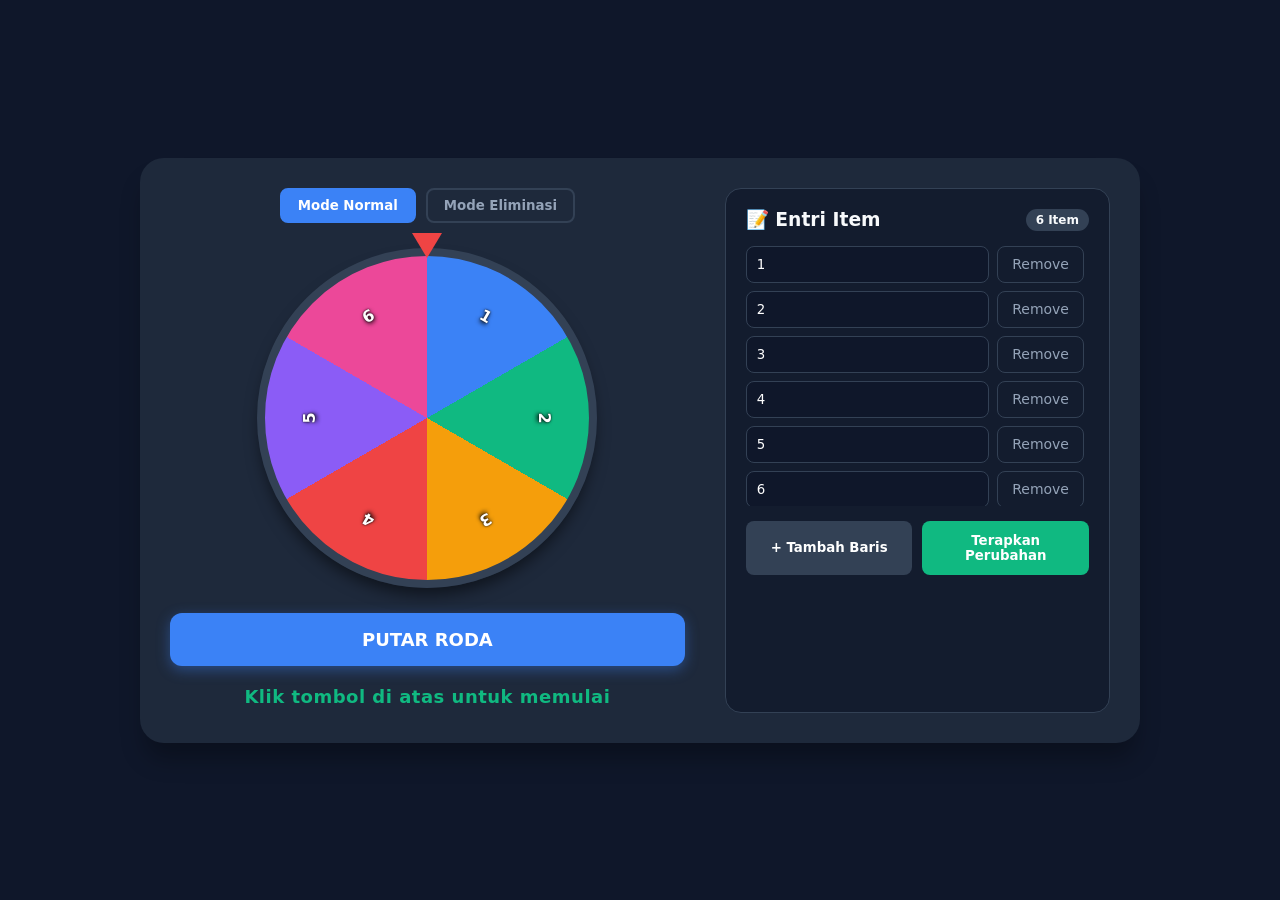
<file: index.html>
<!DOCTYPE html>
<html lang="id">
<head>
    <meta charset="UTF-8">
    <meta name="viewport" content="width=device-width, initial-scale=1.0">
    <title>Eds Fun Game</title>
    <link rel="stylesheet" href="style.css">
</head>
<body>

    <div class="app-container">
        <div class="wheel-section">
            <div class="mode-selector">
                <button id="modeNormal" class="active" onclick="changeMode('normal')">Mode Normal</button>
                <button id="modeEliminate" onclick="changeMode('elimination')">Mode Eliminasi</button>
            </div>

            <div class="wheel-box">
                <div class="pointer"></div>
                <div id="wheel" class="wheel"></div>
            </div>

            <button id="spinBtn" class="btn-spin" onclick="spinWheel()">PUTAR RODA</button>
            <div id="resultText" class="result-display">Klik tombol di atas untuk memulai</div>
        </div>

        <div class="input-section">
            <div class="input-header">
                <h3>📝 Entri Item</h3>
                <span id="itemCount" class="badge">0 Item</span>
            </div>
            
            <div id="item-inputs" class="inputs-container"></div>
            
            <div class="action-buttons">
                <button class="btn-secondary" onclick="addItemRow('')">+ Tambah Baris</button>
                <button class="btn-primary" onclick="saveItems()">Terapkan Perubahan</button>
            </div>
        </div>
    </div>

    <script src="script.js"></script>
</body>
</html>
</file>
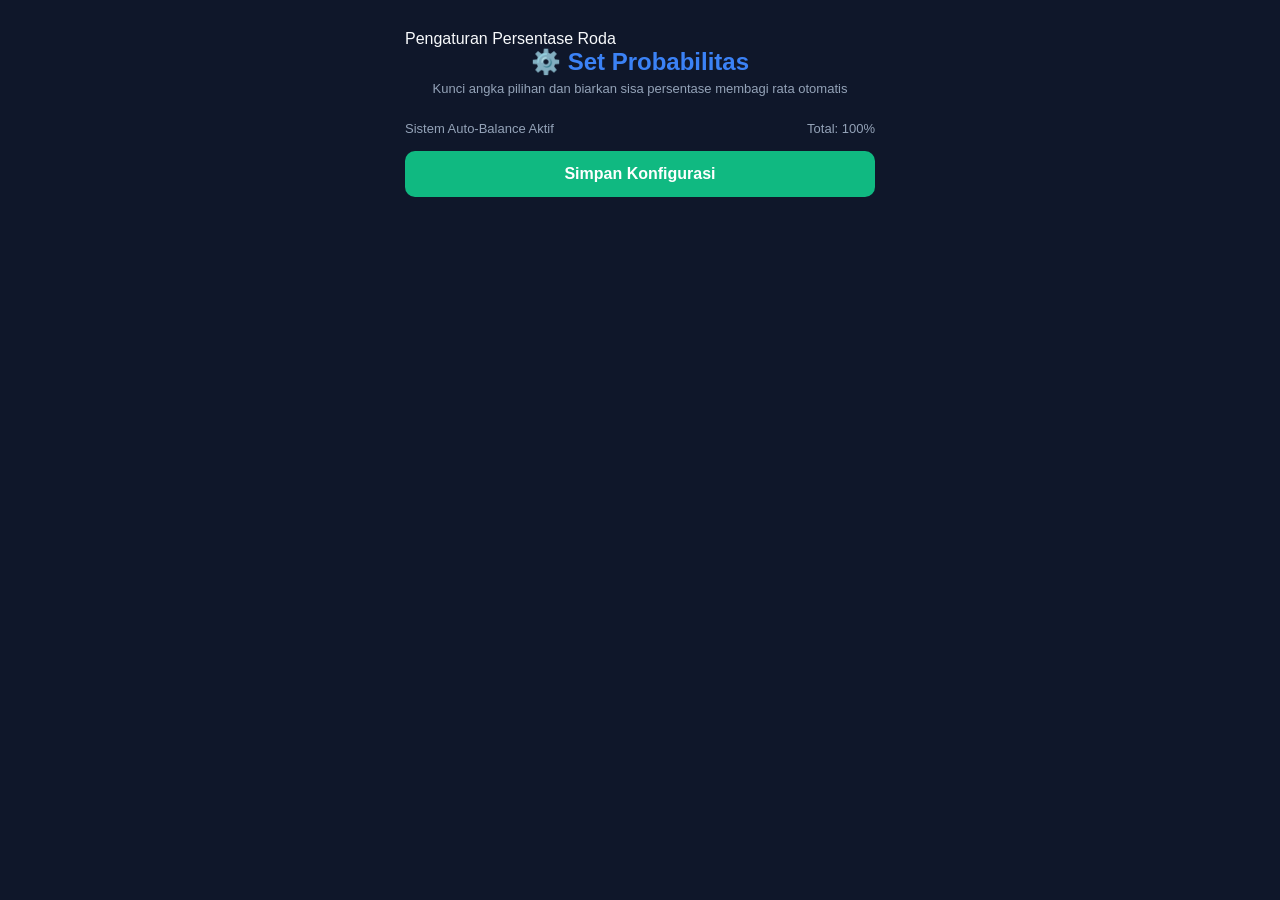
<file: setting.html>
<!DOCTYPE html>
<html lang="id">
<head>
    <meta charset="UTF-8">
    <meta name="viewport" content="width=device-width, initial-scale=1.0">
    <title></title>Pengaturan Persentase Roda</title>
    <style>
        :root {
            --bg-app: #0f172a; --bg-card: #1e293b; --primary: #3b82f6;
            --success: #10b981; --text-main: #f8fafc; --text-muted: #94a3b8; --border: #334155;
        }
        * { box-sizing: border-box; margin: 0; padding: 0; font-family: sans-serif; }
        body { background: var(--bg-app); color: var(--text-main); max-width: 500px; margin: 0 auto; padding: 30px 15px; }
        h2 { text-align: center; color: var(--primary); margin-bottom: 5px; }
        p.subtitle { text-align: center; color: var(--text-muted); font-size: 13px; margin-bottom: 25px; }
        .row { display: flex; align-items: center; justify-content: space-between; background: var(--bg-card); padding: 14px; margin-bottom: 10px; border-radius: 12px; border: 1px solid var(--border); }
        .item-name { font-weight: 600; color: #cbd5e1; }
        .controls { display: flex; align-items: center; gap: 10px; }
        .w-input { width: 70px; padding: 6px; border-radius: 6px; border: 2px solid var(--border); background: var(--bg-app); color: white; text-align: center; font-weight: 600; }
        .lock-zone { display: flex; align-items: center; gap: 4px; font-size: 13px; color: var(--text-muted); cursor: pointer; }
        .btn-save { width: 100%; padding: 14px; margin-top: 15px; background: var(--success); color: white; border: none; border-radius: 10px; cursor: pointer; font-size: 16px; font-weight: bold; }
        .status-bar { display: flex; justify-content: space-between; margin-top: 12px; font-size: 13px; color: var(--text-muted); }
        .error { color: #ef4444; }
    </style>
</head>
<body>

    <h2>⚙️ Set Probabilitas</h2>
    <p class="subtitle">Kunci angka pilihan dan biarkan sisa persentase membagi rata otomatis</p>
    
    <div id="weight-list"></div>
    
    <div class="status-bar">
        <span>Sistem Auto-Balance Aktif</span>
        <span id="total-indicator">Total: 100%</span>
    </div>
    
    <button class="btn-save" onclick="saveWeights()">Simpan Konfigurasi</button>

    <script>
        const BACKEND_URL = "https://eds-fun-eds-fun.hf.space"; 
        let config = { items: [], weights: [], locked: [], mode: "normal" };

        async function load() {
            try {
                const res = await fetch(`${BACKEND_URL}/api/config`);
                config = await res.json();
                renderRows();
            } catch (err) {
                console.error(err);
            }
        }

        function renderRows() {
            const list = document.getElementById('weight-list');
            list.innerHTML = '';
            
            if (!config.items || config.items.length === 0) {
                list.innerHTML = `<div style="text-align:center;color:var(--text-muted);">Item kosong. Silakan tambahkan di menu roda.</div>`;
                return;
            }

            config.items.forEach((item, i) => {
                const isChecked = config.locked[i] ? 'checked' : '';
                list.innerHTML += `
                    <div class="row">
                        <span class="item-name">Item ${item}</span>
                        <div class="controls">
                            <label class="lock-zone">
                                <input type="checkbox" class="l-check" ${isChecked} onchange="toggleLock(${i})"> 🔒 Kunci
                            </label>
                            <input type="number" step="any" class="w-input" value="${config.weights[i]}" oninput="liveBalance(${i})">
                            <span>%</span>
                        </div>
                    </div>`;
            });
            updateTotal();
        }

        function toggleLock(index) {
            const checkboxes = document.querySelectorAll('.l-check');
            config.locked[index] = checkboxes[index].checked;
            liveBalance(null);
        }

        function liveBalance(changedIndex) {
            const rows = document.querySelectorAll('.row');
            let weights = [];
            let locked = [...config.locked];

            if (changedIndex !== null) {
                locked[changedIndex] = true;
                const checkboxes = document.querySelectorAll('.l-check');
                if (checkboxes[changedIndex]) checkboxes[changedIndex].checked = true;
                config.locked[changedIndex] = true;
            }

            rows.forEach(row => weights.push(parseFloat(row.querySelector('.w-input').value) || 0));
            if (changedIndex !== null) config.weights[changedIndex] = weights[changedIndex];

            let lockedSum = 0;
            let unlockedCount = 0;
            
            locked.forEach((l, idx) => { 
                if (l) lockedSum += weights[idx]; 
                else unlockedCount++; 
            });

            if (lockedSum <= 100 && unlockedCount > 0) {
                let remaining = 100 - lockedSum;
                let perUnlocked = Math.round((remaining / unlockedCount) * 100) / 100;
                let unlockedSeen = 0;

                rows.forEach((row, idx) => {
                    if (!locked[idx]) {
                        unlockedSeen++;
                        const wInput = row.querySelector('.w-input');
                        if (unlockedSeen === unlockedCount) {
                            let currentSum = 0;
                            rows.forEach((r, i) => { if (i !== idx) currentSum += parseFloat(r.querySelector('.w-input').value) || 0; });
                            wInput.value = (100 - currentSum).toFixed(2);
                        } else { 
                            wInput.value = perUnlocked.toFixed(2); 
                        }
                        config.weights[idx] = parseFloat(wInput.value);
                    }
                });
            }
            updateTotal();
        }

        function updateTotal() {
            const inputs = document.querySelectorAll('.w-input');
            let sum = 0; inputs.forEach(i => sum += parseFloat(i.value) || 0);
            const indicator = document.getElementById('total-indicator');
            indicator.innerText = `Total: ${sum.toFixed(2)}%`;
            indicator.classList.toggle('error', Math.abs(sum - 100) > 0.1);
        }

        async function saveWeights() {
            const rows = document.querySelectorAll('.row');
            config.weights = Array.from(rows).map(row => parseFloat(row.querySelector('.w-input').value) || 0);
            config.locked = Array.from(rows).map(row => row.querySelector('.l-check').checked);
            
            try {
                const res = await fetch(`${BACKEND_URL}/api/config`, {
                    method: 'POST',
                    headers: {'Content-Type': 'application/json'},
                    body: JSON.stringify(config)
                });
                if (res.ok) { alert("Konfigurasi disimpan!"); load(); }
            } catch (err) {
                console.error(err);
            }
        }

        window.onload = load;
    </script>
</body>
</html>
</file>
<file: style.css>
:root {
    --bg-dark: #0f172a;
    --bg-card: #1e293b;
    --primary: #3b82f6;
    --primary-hover: #2563eb;
    --success: #10b981;
    --danger: #ef4444;
    --text-white: #f8fafc;
    --text-muted: #94a3b8;
    --border: #334155;
}

* { box-sizing: border-box; margin: 0; padding: 0; font-family: system-ui, sans-serif; }
body { background: var(--bg-dark); color: var(--text-white); display: flex; justify-content: center; align-items: center; min-height: 100vh; padding: 20px; }

.app-container { display: flex; gap: 40px; background: var(--bg-card); padding: 30px; border-radius: 24px; box-shadow: 0 20px 25px -5px rgba(0,0,0,0.3); max-width: 1000px; width: 100%; flex-wrap: wrap; }
.wheel-section { flex: 1.2; display: flex; flex-direction: column; align-items: center; min-width: 320px; }
.input-section { flex: 0.8; background: #131c2e; padding: 20px; border-radius: 16px; border: 1px solid var(--border); min-width: 300px; display: flex; flex-direction: column; }

.mode-selector { display: flex; gap: 10px; margin-bottom: 25px; }
.mode-selector button { padding: 8px 16px; background: transparent; border: 2px solid var(--border); color: var(--text-muted); border-radius: 8px; cursor: pointer; font-weight: 600; transition: all 0.2s ease; }
.mode-selector button.active { background: var(--primary); border-color: var(--primary); color: white; }

.wheel-box { position: relative; margin-bottom: 25px; }
.pointer { position: absolute; top: -15px; left: 50%; transform: translateX(-50%); width: 0; height: 0; border-left: 15px solid transparent; border-right: 15px solid transparent; border-top: 25px solid var(--danger); z-index: 10; }

.wheel { 
    width: 340px; 
    height: 340px; 
    border-radius: 50%; 
    border: 8px solid #334155; 
    position: relative; 
    overflow: hidden; 
    transition: transform 4s cubic-bezier(0.1, 0.8, 0.1, 1); 
    box-shadow: 0 10px 15px -3px rgba(0,0,0,0.5); 
}

.wheel-text { 
    position: absolute; 
    width: 100%; 
    height: 100%; 
    top: 0; 
    left: 0; 
    transform-origin: center center;
}

.wheel-text span {
    position: absolute;
    left: 50%;
    top: 35px; 
    transform: translateX(-50%);
    font-weight: bold;
    font-size: 16px;
    text-shadow: 0 2px 4px rgba(0,0,0,0.9), 0 0 2px rgba(0,0,0,1);
    color: white;
    white-space: nowrap;
    text-align: center;
}

.btn-spin { width: 100%; padding: 16px; background: var(--primary); border: none; color: white; font-size: 18px; font-weight: bold; border-radius: 12px; cursor: pointer; box-shadow: 0 4px 14px rgba(59,130,246,0.4); transition: all 0.2s ease; }
.btn-spin:hover { background: var(--primary-hover); }
.btn-spin:disabled { background: #475569; cursor: not-allowed; box-shadow: none; }

/* Desain minimalis text hasil pemenang tanpa emotikon */
.result-display { margin-top: 20px; font-size: 18px; font-weight: 600; color: var(--success); text-align: center; min-height: 27px; letter-spacing: 0.5px; }

.input-header { display: flex; justify-content: space-between; align-items: center; margin-bottom: 15px; }
.badge { background: var(--border); padding: 4px 10px; border-radius: 20px; font-size: 12px; font-weight: 600; color: var(--text-white); }
.inputs-container { max-height: 260px; overflow-y: auto; display: flex; flex-direction: column; gap: 8px; margin-bottom: 15px; padding-right: 5px; }

.item-row { display: flex; gap: 8px; }
.item-row input { flex: 1; padding: 10px; background: var(--bg-dark); border: 1px solid var(--border); border-radius: 8px; color: white; font-weight: 500; outline: none; }
.item-row input:focus { border-color: var(--primary); }

/* Tombol hapus modern minimalis */
.btn-del { padding: 0 14px; background: transparent; border: 1px solid var(--border); color: var(--text-muted); border-radius: 8px; cursor: pointer; font-size: 14px; font-weight: 500; transition: all 0.2s ease; }
.btn-del:hover { background: rgba(239, 68, 68, 0.1); border-color: var(--danger); color: var(--danger); }

.action-buttons { display: flex; gap: 10px; margin-bottom: 15px; }
.action-buttons button { flex: 1; padding: 12px; font-weight: bold; border-radius: 8px; cursor: pointer; border: none; transition: all 0.2s ease; }
.btn-secondary { background: var(--border); color: white; }
.btn-secondary:hover { background: #475569; }
.btn-primary { background: var(--success); color: white; }
.btn-primary:hover { background: #059669; }

.nav-setting { text-align: center; font-size: 13px; color: var(--text-muted); text-decoration: none; display: block; margin-top: auto; }
.nav-setting:hover { color: var(--primary); text-decoration: underline; }

@media (max-width: 768px) {
    body { padding: 10px; }
    .app-container { gap: 20px; padding: 15px; }
    .wheel-section, .input-section { min-width: 100%; }
    .wheel { width: 280px; height: 280px; }
}
</file>
